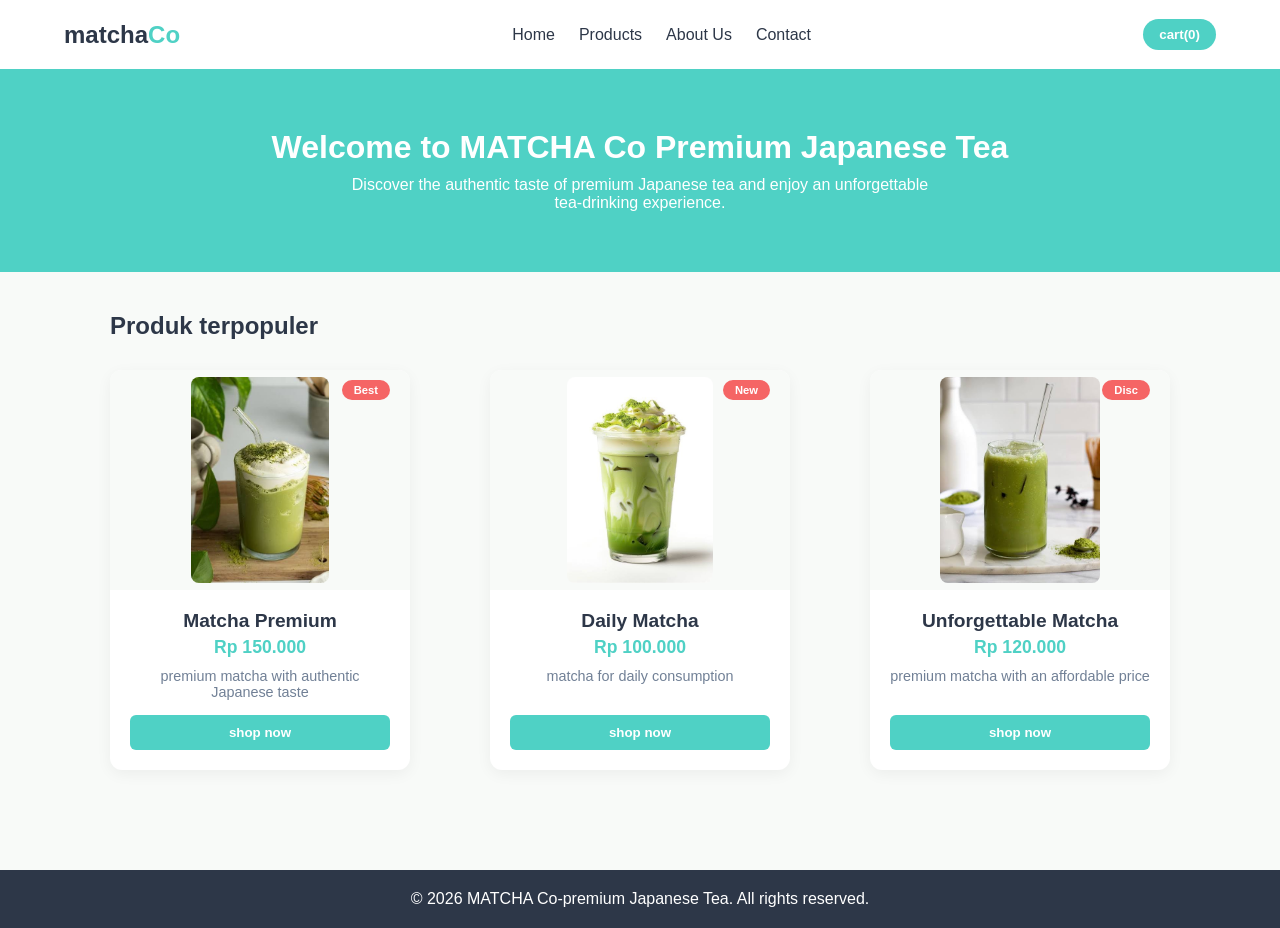
<file: PROJECT/e commerce Web/index.html>
<!DOCTYPE html>
<html lang="id">

<head>
    <meta charset="UTF-8">
    <meta name="viewport" content="width=device-width, initial-scale=1.0">
    <title>MATCHA Co - Premium Japanese Tea</title>
    <link rel="stylesheet" href="style.css">
    
</head>

<body>

    <div class="page-layout">
        
        <!-- NAVBAR -->
        <header class="navbar">
            <div class="logo">matcha<span>Co</span></div>
            <nav class="nav-links">
                <a href="#">Home</a>
                <a href="#">Products</a>
                <a href="#">About Us</a>
                <a href="#">Contact</a>
            </nav>
            <button class="btn-cart">cart(0)</button>
        </header>
        
        <!-- HERO -->
        <section class="hero">
            <h1>Welcome to MATCHA Co  Premium Japanese Tea</h1>
            <p>Discover the authentic taste of premium Japanese tea and enjoy an unforgettable tea-drinking experience.</p>
        </section>

        <!-- PRODUCTS SECTION -->
        <main class="products-section">
            <h2>Produk terpopuler</h2>

            <div class="products-grid">
                
                <article class="card">
                    <div class="card-header">
                        <img src="images.jpg" alt="Matcha Premium">
                        <span class="badge">Best
                        </span>
                    </div>
                    <div class="card-body">
                        <h3>Matcha Premium</h3>
                        <p class="price">Rp 150.000</p>
                        <p class="desc">premium matcha with authentic Japanese taste</p>
                        <button class="btn-beli">shop now</button>
                    </div>
                </article>

                <article class="card">
                    <div class="card-header">
                        <img src="matcha.jpg" alt="daily matcha">
                        <span class="badge">New</span>
                    </div>
                    <div class="card-body">
                        <h3>Daily Matcha</h3>
                        <p class="price">Rp 100.000</p>
                        <p class="desc">matcha for daily consumption</p>
                        <button class="btn-beli">shop now</button>
                    </div>
                </article>

                <article class="card">
                    <div class="card-header">
                        <img src="images (3).jpg" alt="Matcha vintage">
                        <span class="badge">Disc</span>
                    </div>
                    <div class="card-body">
                        <h3>Unforgettable Matcha</h3>
                        <p class="price">Rp 120.000</p>
                        <p class="desc">premium matcha with an affordable price</p>
                        <button class="btn-beli">shop now</button>
                    </div>
                </article>

            </div>
        </main>

        <!-- FOOTER -->
        <footer class="footer">
            <p>&copy; 2026 MATCHA Co-premium Japanese Tea. All rights reserved.</p>
        </footer>

    </div>

</body>
</html>
</file>
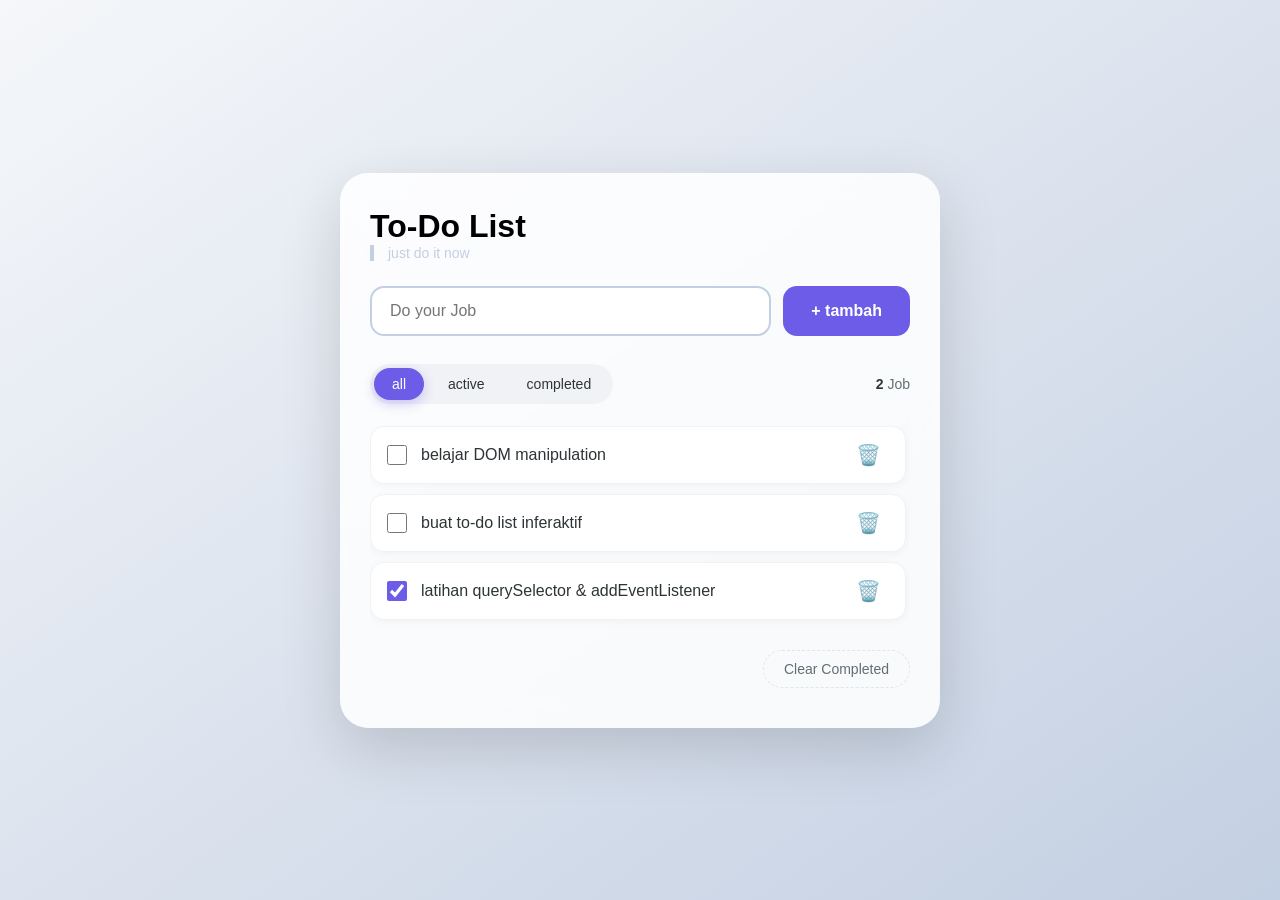
<file: PROJECT/JS Todo List App/index.html>
<!DOCTYPE html>
<html lang="id">
    <head>
        <meta charset="UTF-8">
        <meta name="viewport" content="width=device-width, initial-scale=1.0">
        <title>To-Do-List interactive</title>
        <link rel="stylesheet" href="style.css">
    </head>


<body>
        <div class="container">
            <h1>To-Do List</h1>
        <div class="subtitle">just do it now</div>

        <form class="todo-form" id="todo-form">
            <input
            type="text"
            id="taskInput"
            placeholder="Do your Job"
            autocomplete="off"
            required
            />
            <button type="submit">+ tambah</button>

        </form>

        <div class="toolbar">
            <div class="filter-group">
                <button class="filter-btn active" data-filter="all">all</button>
                <button class="filter-btn" data-filter="active">active</button>
                <button class="filter-btn" data-filter="completed">completed</button>
            </div>

            <div class="stats">
                <span id="taskCount">0</span> Job
            </div>
        </div>


        <ul class="todo-list" id="todoList">

        </ul>

        <div class="clear-wrapper">
            <button class="clear-btn" id="clearCompletedBtn">
                Clear Completed
            </button>
        </div>
        
    </div>

        <script src="script.js"></script>

</body>
</html>
</file>
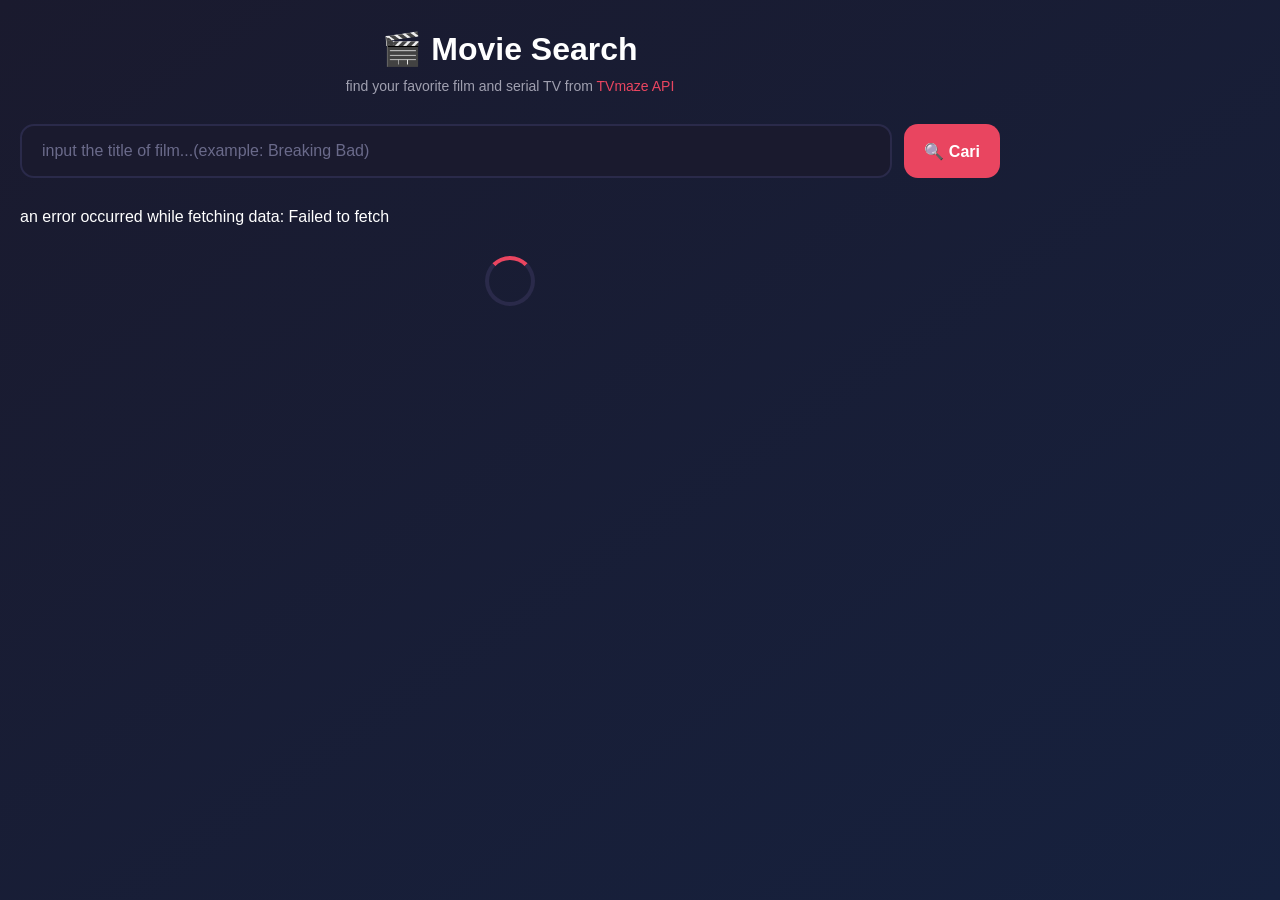
<file: PROJECT/Movie Search App/index.html>
<!DOCTYPE HTML>

<html lang="id">

<head>
    <meta charset="UTF-8" />
    <meta name="viewport" content="width=device-width, initial-scale=1.0"/>
    <title>🎬Movie Search</title>
    <link rel="stylesheet" href="style.css"/>
</head>
<body>
    <div class="container">

        <h1>🎬 Movie Search</h1>
        <p class="subtitle">find your favorite film and serial TV from <a href="https://www.tvmaze.com/api" target="_blank">TVmaze API
        </a>
        </p>

        <form class="search-form" id="searchForm">
            <input 
            type="text"
            id="searchInput"
            placeholder="input the title of film...(example: Breaking Bad)"
            autocomplete="off"
            required
            />
            <button type="submit">🔍 Cari</button>
        </form>

        <div class="loading" hidden> laoding...</div>
        <p id="errorMessage" hidden></p>
        <div id="result"></div>
            <div class="spinner"></div>

        </div>
<div class="error message" id="error message" hidden></div>

<div class="result" id="result"></div>

    </div>
    <script src="script.js"></script>
    
</body>

</html>
</file>
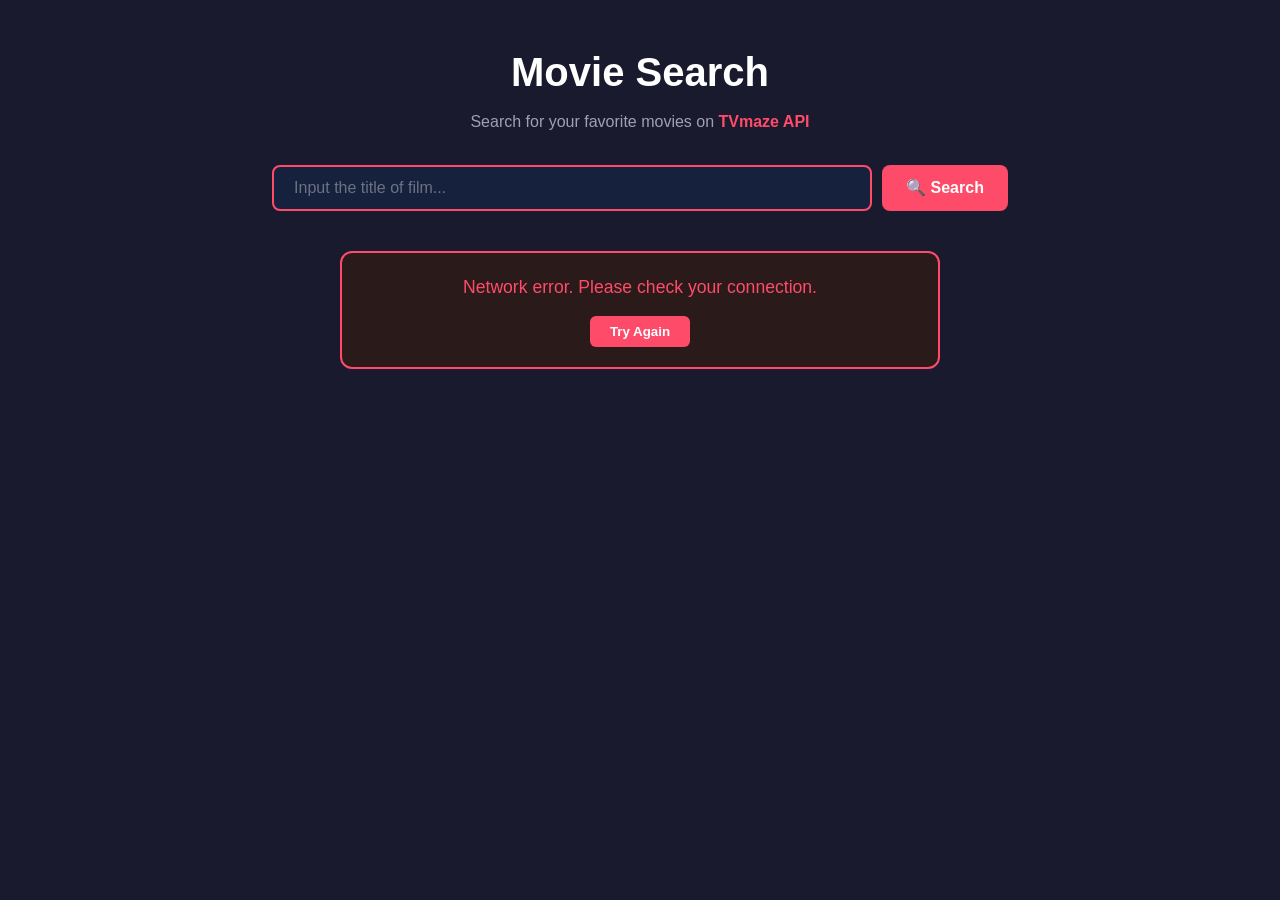
<file: PROJECT/refactoring-error-handling-movie-search-app/index.html>
<!DOCTYPE html>
<html lang="en">
<head>
    <meta charset="UTF-8">
    <meta name="viewport" content="width=device-width, initial-scale=1.0">
    <title>Movie Search App</title>
    <link rel="stylesheet" href="style.css">
</head>
<body>

    <!-- Offline Notification Banner -->
    <div id="offlineBanner" class="offline-banner" hidden>
        ⚠️ You are currently offline. Please check your internet connection.
    </div>

    <div class="container">
        <header>
            <h1>Movie Search</h1>
            <p class="subtitle">Search for your favorite movies on <a href="https://www.tvmaze.com/api" target="_blank">TVmaze API</a></p>
        </header>

        <!-- Search Form -->
        <form id="searchForm">
            <input type="text" id="searchInput" placeholder="Input the title of film...">
            <button id="searchBtn" type="submit">🔍 Search</button>
        </form>

        <!-- Loading Spinner -->
        <div id="loading" class="loading-container" hidden>
            <div class="spinner"></div>
            <p>Searching movies... 🎬</p>
        </div>

        <!-- Error Message Box -->
        <div id="errorMessage" class="error-box" hidden>
            <p id="errorText"></p>
            <button id="retryBtn" type="button">Try Again</button>
        </div>

        <!-- Results Grid -->
        <div id="results" class="results-grid"></div>
        
        <!-- Skeleton Loading (Optional placeholder while loading) -->
        <div id="skeletonGrid" class="results-grid" hidden>
            <!-- You can add skeleton cards here if you want, or leave it empty -->
        </div>
    </div>

    <script src="script.js"></script>
</body>
</html>
</file>
<file: PROJECT/e commerce Web/style.css>
*{
    margin: 0;
    padding: 0;
    box-sizing: border-box;
}

body{

    font-family: 'Segoe UI', Tahoma, Geneva, Verdana, sans-serif;
    background-color: #f8faf8;
    color: #2d3748;
}

.page-layout{
    display: grid;
    grid-template-columns: 1fr;
    grid-template-rows: auto auto 1fr auto;
    min-height: 100vh;
}

.navbar{
    display: flex;
    justify-content: space-between;
    align-items: center;
    padding: 1.2rem 5%;
    background-color:#ffffff;
    box-shadow: 0 2px 10px rgba(0, 0, 0, 0.5);
}

.logo{
    font-size: 1.5rem;
    font-weight: bold;
    color: #2d3748;
}

.logo span{
    color: #4fd1c5;
}

.nav-links{
    display: flex;
    gap: 1.5rem;
}

.nav-links a{
    text-decoration: none;
    color: #2d3748;
    font-weight: 500;
    transition: color 0.2s ease;
}

.nav-links a:hover{
    color: #4fd1c5;
}

.btn-cart{
   background-color: #4fd1c5;
   border: none;
   color: white;
   padding:8px 16px;
   border-radius: 20px;
   font-weight: 600;

}

.hero{
    background-color: #4fd1c5;
    text-align: center;
    padding: 60px 20px;
    margin-bottom: 40px;
}

.hero h1{
    font-size: 2.2rem;
    color: #ffffff;
    margin-bottom:10px;
}

.hero p{
    color: #ffffff;
    max-width:600px;
    margin: 0 auto;

}

.products-section{
    max-width:1100px;
    margin: 0 auto;
    padding: 0 20px 60px 20px;
    
}

.products-section h2{
    text-align : left;
    padding-left: 0px;
    margin-bottom: 30px;
    color:#2d3748;
}

.products-grid{
    display:flex;
    flex-wrap: wrap;
    justify-content: center;
    gap: 80px;
}

.card {
    width: 300px;
    background-color: #ffffff;
    border-radius: 12px;
    overflow: hidden;
    box-shadow: 0 4px 15px rgba(0, 0, 0, 0.05);

    display: flex;
    flex-direction:column;
}

.card-header{
    position: relative;
    width: 100%;
    height: 220px;
    background-color: #f8faf8;
    display: flex;
    align-items: center;
    justify-content: center;
    padding: 7px;

}

.card-header img{
max-width: 100%;
 max-height: 100%;
 width: auto;
height: auto;
object-fit: contain;
border-radius: 8px;

}



.badge{
    position:absolute;
    top: 10px;
    right: 20px;
    background-color: #f56565;
    color: #ffffff;
    padding: 4px 12px;
    font-size: 0.70rem;
    font-weight: bold;
    border-radius: 15px;

}

    

.card-body{
    padding: 20px;
    display: flex;
    flex-direction: column;
    flex-grow: 1;
    text-align: center;
  
}

.card-body h3{
    font-size: 1.2rem;
    margin-bottom: 5px;
}

.price{
    color: #4fd1c5;
    font-weight: bold;
    font-size: 1.1rem;
    margin-bottom: 10px;
}

.desc{
    font-size: 0.9rem;
    color:#718096;
    margin-bottom: 15px;
    flex-grow: 1;
    text-align: center;
}

.btn-beli{
    width: 100%;
    background-color: #4fd1c5;
    color: #ffffff;
    border: none;
    padding: 10px;
    border-radius: 6px;
    font-weight: bold;
    cursor: pointer;
    transition: background 0.2s ease;

}

.btn-beli:hover{
    background-color: #38b2ac;
}

.footer{
    background-color:#2d3748;
    color: #ffffff;
    text-align: center;
    padding: 20px;
    margin-top: 40px;
}

@media screen and (max-width: 768px) {
    .navbar{
        flex-direction: column;
        gap: 15px;
        padding: 1rem 5%;
        text-align: center;
}

.nav-links{
    gap: 1rem;
    font-size: 0.9rem;
}

.hero {
    padding: 40px 20px;
}

.hero h1 {
    font-size: 1.6rem;
}

.hero p {
    font-size: 0.9rem;
}

.products-grid {
    gap: 20px;
}

.card {
    width: 100%;
    max-width: 100%;
}

.products-section h2 {
    text-align: center;
    padding-left: 0;
}
}

@media screen and (min-width: 768px) and (max-width: 1439px) {
    .products-section{
        max-width: 90%;
    }

    .hero h1 {
        font-size: 2rem; 
    }


.product-grid {
    gap: 25px;

}

.card {
    width: calc(50%-25px);
}
}
</file>
<file: PROJECT/JS Todo List App/style.css>
*{
    margin: 0;
    padding: 0;
    box-sizing: border-box;
    font-family: 'Sagoe UI', 'Segoe UI', Tahoma, Geneva, Verdana, sans-serif
}

body {
    min-height: 100vh;
    display: flex;
    justify-content: center;
    align-items: center;
    padding: 20px;
    background: linear-gradient(145deg, #f5f7fa 0%, #c3cfe2 100%);
}

.container {
    background: rgba(255, 255, 255, 0.85);
    backdrop-filter: blur(12px);
    border-radius: 28px;
    padding: 35px 30px 40px;
    max-width: 600px;
    width: 100%;
    box-shadow: 0 20px 60px rgba(0, 0, 0, 0.15);
    transition: 0.3s ease;
}

.h1{
    font-size: 28px;
    font-weight: 700;
    display: flex;
    gap: 10px;
    margin-bottom: 8px;
    align-items: center;
    color:bisque;
}

.subtitle {
    color:#c3cfe2;
    padding-left: 14px;
    margin-bottom: 25px;
    border-left: 4px solid #c3cfe2;
    font-size: 14px;

}

.todo-form{
    display: flex;
    gap: 12px;
    margin-bottom: 28px;
}

.todo-form input {
    flex: 1;
    padding: 14px 18px;
    border: 2px solid #c3cfe2;
    border-radius: 14px;font-size: 16px;
    outline: none;
    transition: 0.25s;
    background: #fff;

}

.todo-form input:focus{
    border-color: #6c5ce7;
    box-shadow: 0 0 0 4px rgba(108, 92, 231, 0.15);
}

.todo-form button {
    padding: 14px 28px;
    border-radius: 14px;
    font-size: 16px;
    font-weight: 600; 
    display: flex;
    gap: 6px;
    border: none;
    align-items: center;
    cursor: pointer;
    transition: 0.25s;
    background: #6c5ce7;
    color: #fff;
    white-space: nowrap;
}

.todo-form button:hover{
    background: #5a4bd1;
    transform: scale(1.02);
    box-shadow: 0 8px 20px rgba(108, 92, 231, 0.35);
}

.toolbar{
    display: flex;
    justify-content: space-between;
    align-items: center;
    flex-wrap: wrap;
    gap: 12px;
    margin-bottom: 22px;

}

.filter-group{
    display: flex;
    gap: 6px;
    background: #f1f2f6;
    padding: 4px;
    border-radius: 30px;
}

.filter-btn {
    padding: 8px 18px;
    border: none;
    border-radius: 30px;
    font-size: 14px;
    font-weight: 500;
    cursor: pointer;
    background: transparent;
    color: #2d3436;
    transition: 0.2s;
}

.filter-btn.active{
    background:#6c5ce7;
    color:#fff;
    box-shadow:  0 4px 12px rgba(108, 92, 231, 0.3);
}

.filter-btn:hover:not(.active){
    background: #dfe6e9;
}

.stats{
    font-weight: 500;
    font-size: 14px;
    color: #636e72;
}

.stats span{
    font-weight:700;
    color: #2d3436;
}

.todo-list {
    list-style: none;
    margin-bottom:20px;
    max-height:380px;
    overflow-y:auto;
    padding-right:4px;
}

.todo-list::-webkit-scrollbar-thumb {
    width: 5px;
}

.todo-list::webkit-scrollbar-thumb {
    background : #b2bec3;
    border-radius: 10px;
}

.todo-item {
    display: flex;
    align-items: center;
    justify-content: space-between;
    padding: 14px 16px;
    background: #fff;
    border-radius: 14px;
    margin-bottom: 10px;
    box-shadow: 0 2px 8px rgba(0, 0, 0, 0.04);
    border: 1px solid #f1f2f6;
    transition: 0.25;
    animation: slideIn 0.3s ease; 
}

.todo-item-hover {
border-color: #dfe6e9;
box-shadow: 0 4px 14px rgba(0, 0, 0, 0.6);

}

@keyframes slideIn {
    from {
        opacity: 0;
        transform: translateY(-12px);
    }

    to {
        opacity: 1;
        transform: translateY(0);
    }
}


.todo-item .left {
    display: flex;
    align-items: center;
    gap: 14px;
    flex: 1;
}

.todo-item .left input[type="checkbox"] {
    width: 20px;
    height: 20px;
    accent-color: #6c5ce7;
    cursor: pointer;
    flex-shrink: 0;
}

.todo-item .task-text {
    font-size: 16px;
    color: #2d3436;
    word-break: break-word;
    transition: 0.2s;
}

.todo-item .delete-btn {
    background: none;
    border: none;
    cursor: pointer;
    font-size: 20px;
    color: #dfe6e9;
    padding: 4px 8px;
    border-radius: 8px;
    transition: 0.2s;
    line-height: 1;
}

.todo-item .delete-btn:hover {
    color: #e17055;
    background: #fde8e4;
}

.clear-wrapper {
    display: flex;
    justify-content: flex-end;
}

.clear-btn {
    padding: 10px 20px;
    border-radius: 30px;
    color: #636e72; 
    font-size:14px;
    font-weight:500;
    border:1.5px dashed #dfe6e9;
    cursor: pointer;
    transition: 0.2s;
    background: transparent;

}
.clear-btn:hover {
    border-color: #e17055;
    color: #e17055;
    background: #fde8e4;
}

.empty-message {
    text-align: center;
    padding: 40px 10px;
    color: #b2bec3;
    font-size: 16px;
}

.empty-message {
    text-align: center;
    padding: 40px 10px;
    color: #b2bec3;
    font-size: 16px;
}

.empty-message span {
    font-size: 40px;
    display: block;
    margin-bottom: 10px;

}

@media (max-width: 500px) {
    .container {
        padding: 22px 16px;

    }
    .todo-form {
        flex-direction: column;
    }

    .todo-form button {
        justify-content: center;
    }
.toolbar {
    flex-direction: column;
    align-items: stretch;
}
.filter-group { 
    justify-content: center;
}
.stats {
    text-align: center;
}
}
</file>
<file: PROJECT/Movie Search App/style.css>
*{
margin:0;
padding:0;
box-sizing:border-box;
font-family:'segoe ui', tahoma, geneva, verdana, sans-serif;
}

body {
    min-height: 100vh;
    background: linear-gradient(145deg, #1a1a2e 0%, #16213e 100%);
    color:#fff;
    padding: 30px 20px;
    display: flex;
    justify-content: center;
}

.container {
    max-width: 1000px;
    width:100%;
}

h1 {
    font-size: 32px;
    text-align: center;
    margin-bottom: 10px;
}

.subtitle {
    text-align: center;
    color: #a0a0b0;
    font-size: 14px;
    margin-bottom: 30px;
}

.subtitle a {
    color: #e94560;
    text-decoration: none;
}

.search-form {
    display: flex;
    gap: 12px;
    margin-bottom: 30px;
}

.search-form input {
    flex: 1;
    padding: 16px 20px;
    border: 2px solid #2a2a4a;
    border-radius: 14px;
    font-size: 16px;
    background: #1a1a2e;
    color: #fff;
    outline: none;
    transition: 0.25s;
}

.search-form input:focus {
    border-color: #e94560;
    box-shadow: 0 0 0 4px rgba(233, 69, 96, 0.15);
}

.search-form input::placeholder {
    color: #6a6a8a;
}
 
.search-form button {
    padding: 16px 20px;
    background: #e94560;
    color: #fff;
    border: none;
    border-radius: 14px;
    font-size: 16px;
    font-weight: 600;
    cursor: pointer;
    transition: 0.25s;
    white-space: nowrap;
}

.search-form button:hover {
    background: #d63851;
    transform: scale(1.02);
    box-shadow: 0 8px 20px rgba(233, 69, 96, 0.3);
}

.loading [hidden]{
    text-align: center;
    padding: 40px;
    color: #a0a0b0;
    display: none;
}

.spinner {
    width: 50px;
    height: 50px;
    border: 4px solid #2a2a4a;
    border-top-color: #e94560;
    border-radius: 50%;
    margin: 0 auto 15px;
    animation: spin 0.8s linear infinite;
}

@keyframes spin {
    to {
        transform: rotate(360deg); }
}

.error-message {
    background: rgba(233, 69, 96, 0.1);
    color: #ffb3c0;
    padding: 16px 20px;
    border-radius: 14px;
    text-align: center;
    margin-bottom: 20px;
}

#result {
    display: grid;
    grid-template-columns: repeat(auto-fill, minmax(220px, 1fr));
    gap: 20px;
    margin-top: 30px;
    padding: 0 20px;
}

.movie-card {
    background: #1e1e3a;
    border-radius: 16px;
    overflow: hidden;
    box-shadow: 0 4px 16px rgba(0, 0, 0, 0.3);
    transition: 0.3s;
    animation: fadeIn 0.5s ease;
    display: flex;
    flex-direction: column;
}
.movie-card:hover {
    transform: translateY(-6px);
    box-shadow: 0 12px 30px rgba(233, 69, 96, 0.25);
}

@keyframes fadeIn {
    from {
        opacity: 0;
        transform: translateY(15px);
    }

to {
    opacity: 1;
    transform: translateY(0);
}
}

.movie-card img {
    width: 100%;
    height: 280px;
    object-fit: cover;
    background: #2a2a4a;
    display: block;
}

 .no-image {
    width: 100%;
    height: 300px;
    display: flex;
    align-items: center;
    justify-content: center;
    background: #2a2a4a;
    font-size: 60px;
    color: #4a4a6a;
}

.movie-info {
    padding: 16px;
    flex: 1;
    display: flex;
    flex-direction: column;
}

.movie-info h3 {
    font-size: 16px;
    margin-bottom: 8px;
    line-height: 1.3;
}

 .meta {
    display: flex;
    flex-wrap: wrap;
    gap: 8px;
    margin-bottom: 10px;
    font-size: 12px;
}

 .rating {
    background: #f5c518;
    color: #000;
    padding: 2px 8px;
    border-radius: 6px;
    font-weight: 700;
}

 .genre {
    background: #2a2a4a;
    color: #a0a0b0;
    padding: 2px 8px;
    border-radius: 6px;
}

 .summary {
    font-size: 13px;
    color: #a0a0b0;
    line-height: 1.5;
    max-height: 80px;
    overflow: hidden;
}

@media (max-width: 600px) {
    .search-form {
        flex-direction: column;
    }
    .search form button {
        justify-content: center;
    }

    h1 {
        font-size: 24px;
    }
}
</file>
<file: PROJECT/refactoring-error-handling-movie-search-app/style.css>
/* =========================================
   RESET & BASE
   ========================================= */
* {
    box-sizing: border-box;
    margin: 0;
    padding: 0;
}

body {
    background-color: #1a1a2e;
    color: #ffffff;
    font-family: 'Segoe UI', Tahoma, Geneva, Verdana, sans-serif;
    line-height: 1.6;
    min-height: 100vh;
}

/* =========================================
   LAYOUT & CONTAINER
   ========================================= */
.container {
    max-width: 1200px;
    margin: 0 auto;
    padding: 40px 20px;
}

header {
    text-align: center;
    margin-bottom: 30px;
}

h1 {
    font-size: 2.5rem;
    margin-bottom: 5px;
}

.subtitle {
    color: #a0a0b5;
}

.subtitle a {
    color: #ff4b6a;
    text-decoration: none;
    font-weight: bold;
}

.subtitle a:hover {
    text-decoration: underline;
}

/* =========================================
   SEARCH FORM
   ========================================= */
#searchForm {
    display: flex;
    justify-content: center;
    gap: 10px;
    margin-bottom: 40px;
}

#searchInput {
    width: 100%;
    max-width: 600px;
    padding: 12px 20px;
    border-radius: 8px;
    border: 2px solid #ff4b6a;
    background-color: #16213e;
    color: white;
    font-size: 16px;
    outline: none;
    transition: box-shadow 0.3s;
}

#searchInput:focus {
    box-shadow: 0 0 10px rgba(255, 75, 106, 0.5);
}

#searchInput::placeholder {
    color: #6b7280;
}

#searchBtn {
    padding: 12px 24px;
    border-radius: 8px;
    border: none;
    background-color: #ff4b6a;
    color: white;
    font-size: 16px;
    font-weight: bold;
    cursor: pointer;
    transition: background 0.3s, transform 0.1s;
}

#searchBtn:hover {
    background-color: #e63950;
}

#searchBtn:active {
    transform: scale(0.98);
}

#searchBtn:disabled {
    background-color: #666;
    cursor: not-allowed;
    opacity: 0.7;
}

/* =========================================
   RESULTS GRID & MOVIE CARDS
   ========================================= */
.results-grid {
    display: grid;
    grid-template-columns: repeat(auto-fill, minmax(220px, 1fr));
    gap: 25px;
}

.movie-card {
    background-color: #16213e;
    border-radius: 12px;
    overflow: hidden;
    box-shadow: 0 4px 15px rgba(0,0,0,0.3);
    transition: transform 0.3s ease, box-shadow 0.3s ease;
    display: flex;
    flex-direction: column;
}

.movie-card:hover {
    transform: translateY(-8px);
    box-shadow: 0 10px 25px rgba(0,0,0,0.5);
}

.movie-card img {
    width: 100%;
    height: 320px;
    object-fit: cover;
    display: block;
}

.no-image {
    width: 100%;
    height: 320px;
    display: flex;
    align-items: center;
    justify-content: center;
    font-size: 50px;
    background-color: #0f3460;
}

.movie-card .info {
    padding: 15px;
    flex-grow: 1;
    display: flex;
    flex-direction: column;
}

.movie-card h3 {
    font-size: 1.1rem;
    margin-bottom: 8px;
    white-space: nowrap;
    overflow: hidden;
    text-overflow: ellipsis;
}

.movie-card .meta {
    display: flex;
    flex-wrap: wrap;
    gap: 8px;
    margin-bottom: 12px;
    font-size: 0.8rem;
}

.rating {
    background-color: #ffd700;
    color: #000;
    padding: 2px 8px;
    border-radius: 20px;
    font-weight: bold;
}

.genre {
    background-color: #0f3460;
    padding: 2px 8px;
    border-radius: 20px;
    color: #e0e0e0;
}

.movie-card p {
    font-size: 0.85rem;
    color: #b0b0c0;
    display: -webkit-box;
    -webkit-line-clamp: 3;
    line-clamp: 3;
    -webkit-box-orient: vertical;
    overflow: hidden;
}

/* =========================================
   LOADING, ERROR & OFFLINE UI
   ========================================= */
/* Prevent hidden elements from displaying */
[hidden] {
    display: none !important;
}

.loading-container {
    text-align: center;
    padding: 40px 0;
}

.spinner {
    width: 50px;
    height: 50px;
    border: 5px solid #16213e;
    border-top: 5px solid #ff4b6a;
    border-radius: 50%;
    margin: 0 auto 15px auto;
    animation: spin 1s linear infinite;
}

@keyframes spin {
    0% { transform: rotate(0deg); }
    100% { transform: rotate(360deg); }
}

.error-box {
    text-align: center;
    background-color: #2b1a1a;
    border: 2px solid #ff4b6a;
    padding: 20px;
    border-radius: 12px;
    margin: 20px auto;
    max-width: 600px;
}

.error-box p {
    margin-bottom: 15px;
    font-size: 1.1rem;
    color: #ff4b6a;
}

#retryBtn {
    padding: 8px 20px;
    background-color: #ff4b6a;
    color: white;
    border: none;
    border-radius: 6px;
    cursor: pointer;
    font-weight: bold;
}

#retryBtn:hover {
    background-color: #e63950;
}

.offline-banner {
    background-color: #ff4b6a;
    color: white;
    text-align: center;
    padding: 10px;
    font-weight: bold;
    position: sticky;
    top: 0;
    z-index: 1000;
}
</file>
